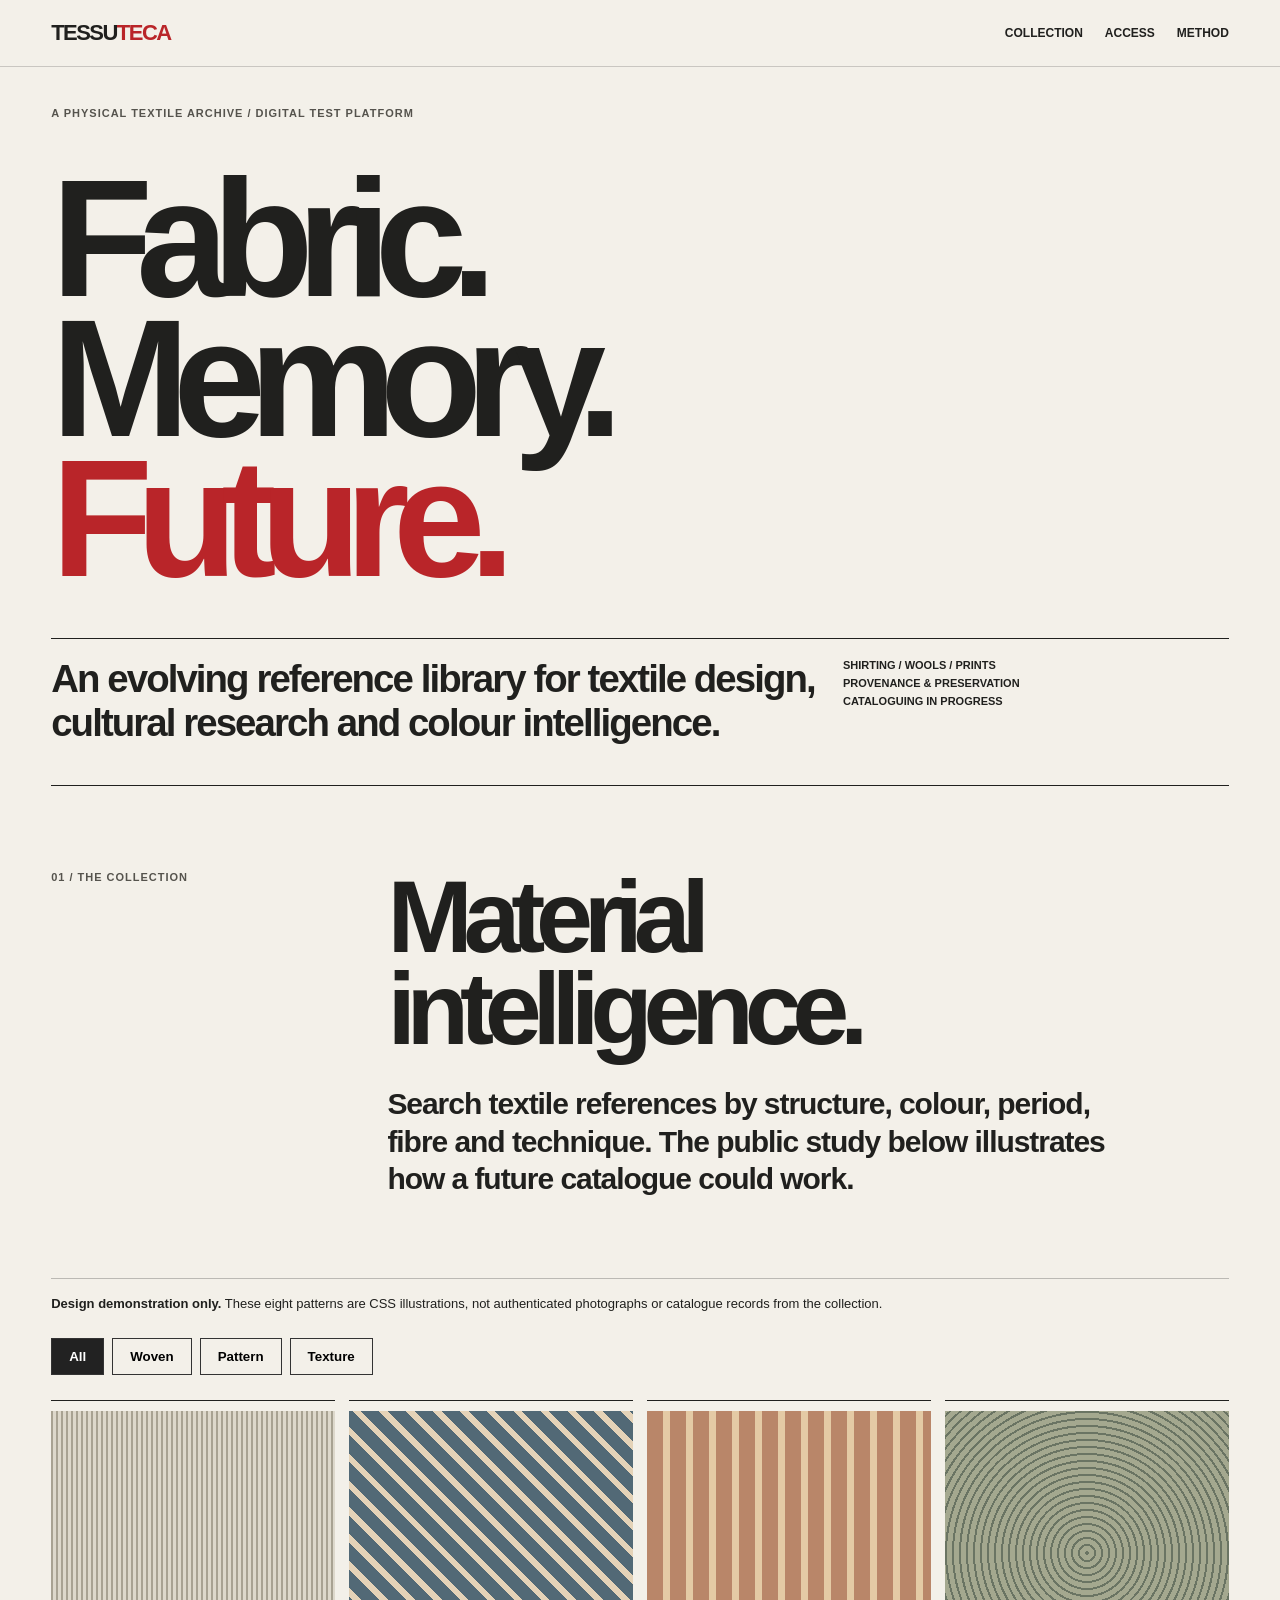
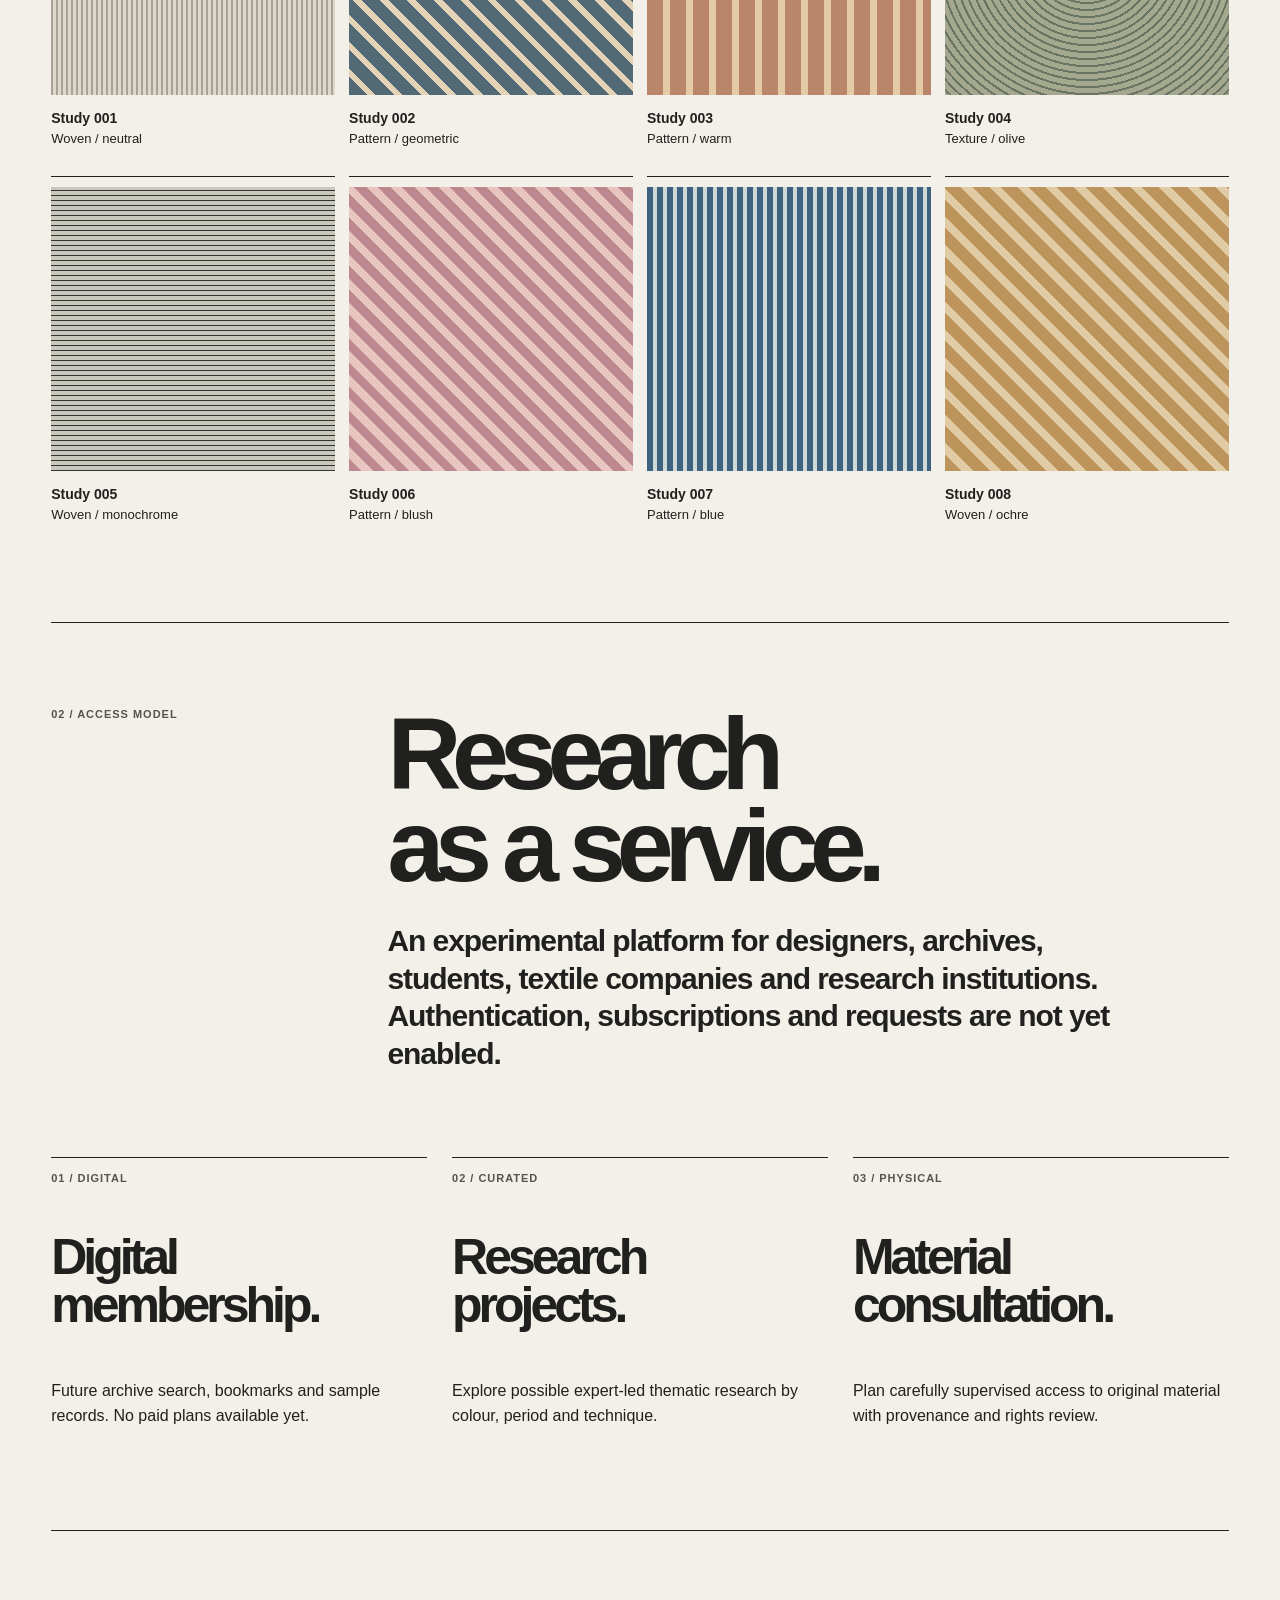
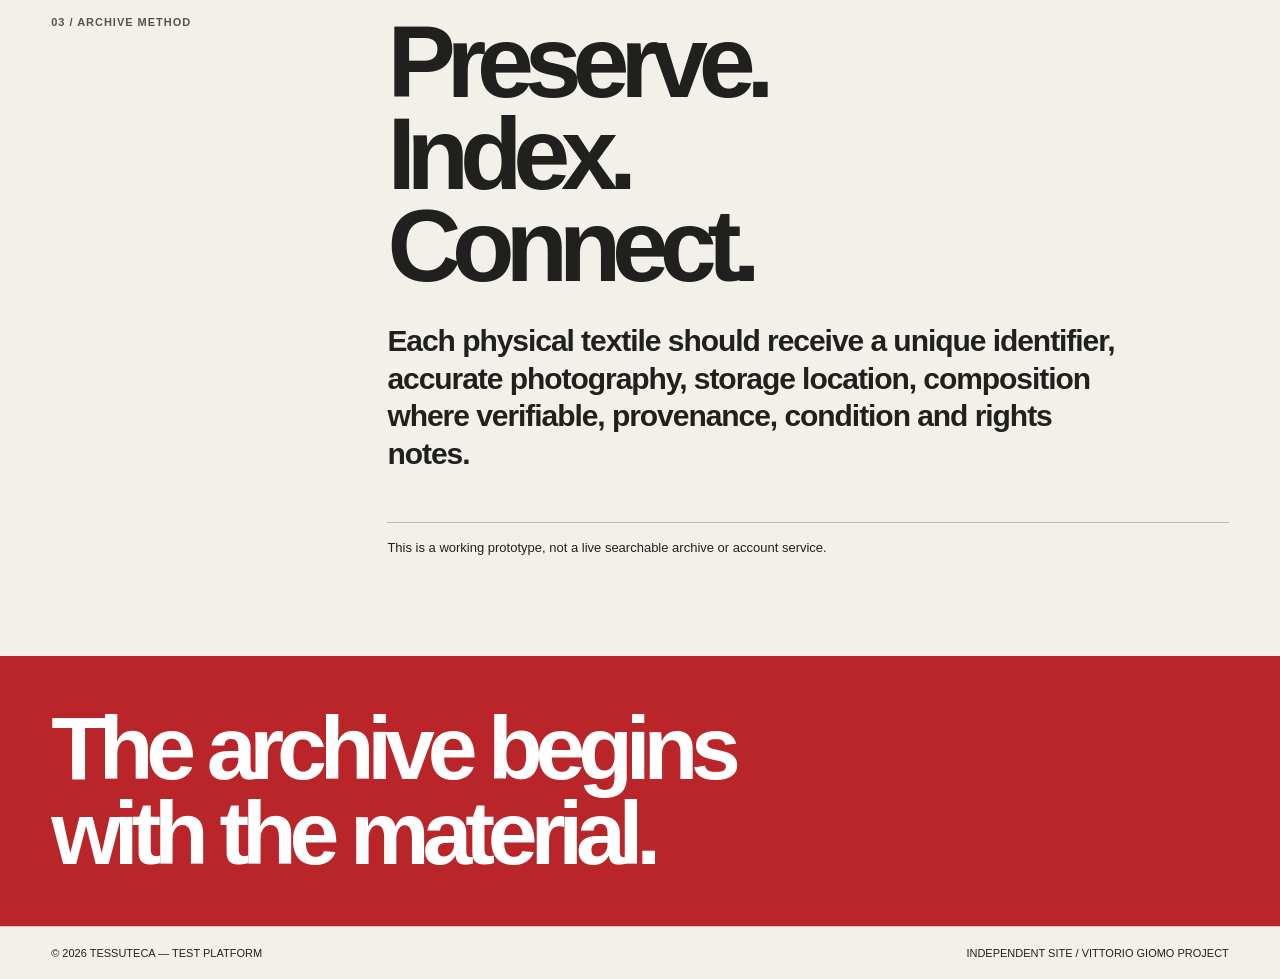
<file: sites/tessuteca/index.html>
<!doctype html><html lang="en"><head><meta charset="utf-8"><meta name="viewport" content="width=device-width,initial-scale=1"><meta name="description" content="TESSUTECA experimental textile archive and digital catalogue prototype."><title>TESSUTECA — Textile intelligence</title><link rel="stylesheet" href="style.css"></head><body><header><a class="brand" href="index.html">TESSU<span>TECA</span></a><nav aria-label="Main navigation"><a href="#collection">Collection</a><a href="#access">Access</a><a href="#method">Method</a></nav></header><main><section class="hero"><div class="eyebrow">A PHYSICAL TEXTILE ARCHIVE / DIGITAL TEST PLATFORM</div><h1>Fabric.<br>Memory.<br><em>Future.</em></h1><div class="herofoot"><div class="lede">An evolving reference library for textile design, cultural research and colour intelligence.</div><div class="meta">SHIRTING / WOOLS / PRINTS<br>PROVENANCE &amp; PRESERVATION<br>CATALOGUING IN PROGRESS</div></div></section><section class="section" id="collection"><div class="sectionhead"><div class="eyebrow">01 / THE COLLECTION</div><div><h2>Material<br>intelligence.</h2><p class="bodycopy">Search textile references by structure, colour, period, fibre and technique. The public study below illustrates how a future catalogue could work.</p></div></div><div class="note"><b>Design demonstration only.</b> These eight patterns are CSS illustrations, not authenticated photographs or catalogue records from the collection.</div><div class="filters" aria-label="Filter demo samples"><button data-filter="all" class="active">All</button><button data-filter="woven">Woven</button><button data-filter="pattern">Pattern</button><button data-filter="texture">Texture</button></div><div class="catalog" id="catalog"><article class="sample" data-cat="woven"><div class="fabric"></div><p><b>Study 001</b>Woven / neutral</p></article><article class="sample" data-cat="pattern"><div class="fabric b"></div><p><b>Study 002</b>Pattern / geometric</p></article><article class="sample" data-cat="pattern"><div class="fabric c"></div><p><b>Study 003</b>Pattern / warm</p></article><article class="sample" data-cat="texture"><div class="fabric d"></div><p><b>Study 004</b>Texture / olive</p></article><article class="sample" data-cat="woven"><div class="fabric e"></div><p><b>Study 005</b>Woven / monochrome</p></article><article class="sample" data-cat="pattern"><div class="fabric f"></div><p><b>Study 006</b>Pattern / blush</p></article><article class="sample" data-cat="pattern"><div class="fabric g"></div><p><b>Study 007</b>Pattern / blue</p></article><article class="sample" data-cat="woven"><div class="fabric h"></div><p><b>Study 008</b>Woven / ochre</p></article></div></section><section class="section" id="access"><div class="sectionhead"><div class="eyebrow">02 / ACCESS MODEL</div><div><h2>Research<br>as a service.</h2><p class="bodycopy">An experimental platform for designers, archives, students, textile companies and research institutions. Authentication, subscriptions and requests are not yet enabled.</p></div></div><div class="columns"><article><div class="eyebrow">01 / DIGITAL</div><h3>Digital<br>membership.</h3><p>Future archive search, bookmarks and sample records. No paid plans available yet.</p></article><article><div class="eyebrow">02 / CURATED</div><h3>Research<br>projects.</h3><p>Explore possible expert-led thematic research by colour, period and technique.</p></article><article><div class="eyebrow">03 / PHYSICAL</div><h3>Material<br>consultation.</h3><p>Plan carefully supervised access to original material with provenance and rights review.</p></article></div></section><section class="section" id="method"><div class="sectionhead"><div class="eyebrow">03 / ARCHIVE METHOD</div><div><h2>Preserve.<br>Index.<br>Connect.</h2><p class="bodycopy">Each physical textile should receive a unique identifier, accurate photography, storage location, composition where verifiable, provenance, condition and rights notes.</p><p class="note">This is a working prototype, not a live searchable archive or account service.</p></div></div></section></main><div class="band">The archive begins<br>with the material.</div><footer><span>© 2026 TESSUTECA — TEST PLATFORM</span><span>INDEPENDENT SITE / VITTORIO GIOMO PROJECT</span></footer><script>document.querySelectorAll('[data-filter]').forEach(b=>b.addEventListener('click',()=>{document.querySelectorAll('[data-filter]').forEach(x=>x.classList.toggle('active',x===b));document.querySelectorAll('.sample').forEach(x=>x.hidden=b.dataset.filter!=='all'&&x.dataset.cat!==b.dataset.filter)}));</script></body></html>
</file>
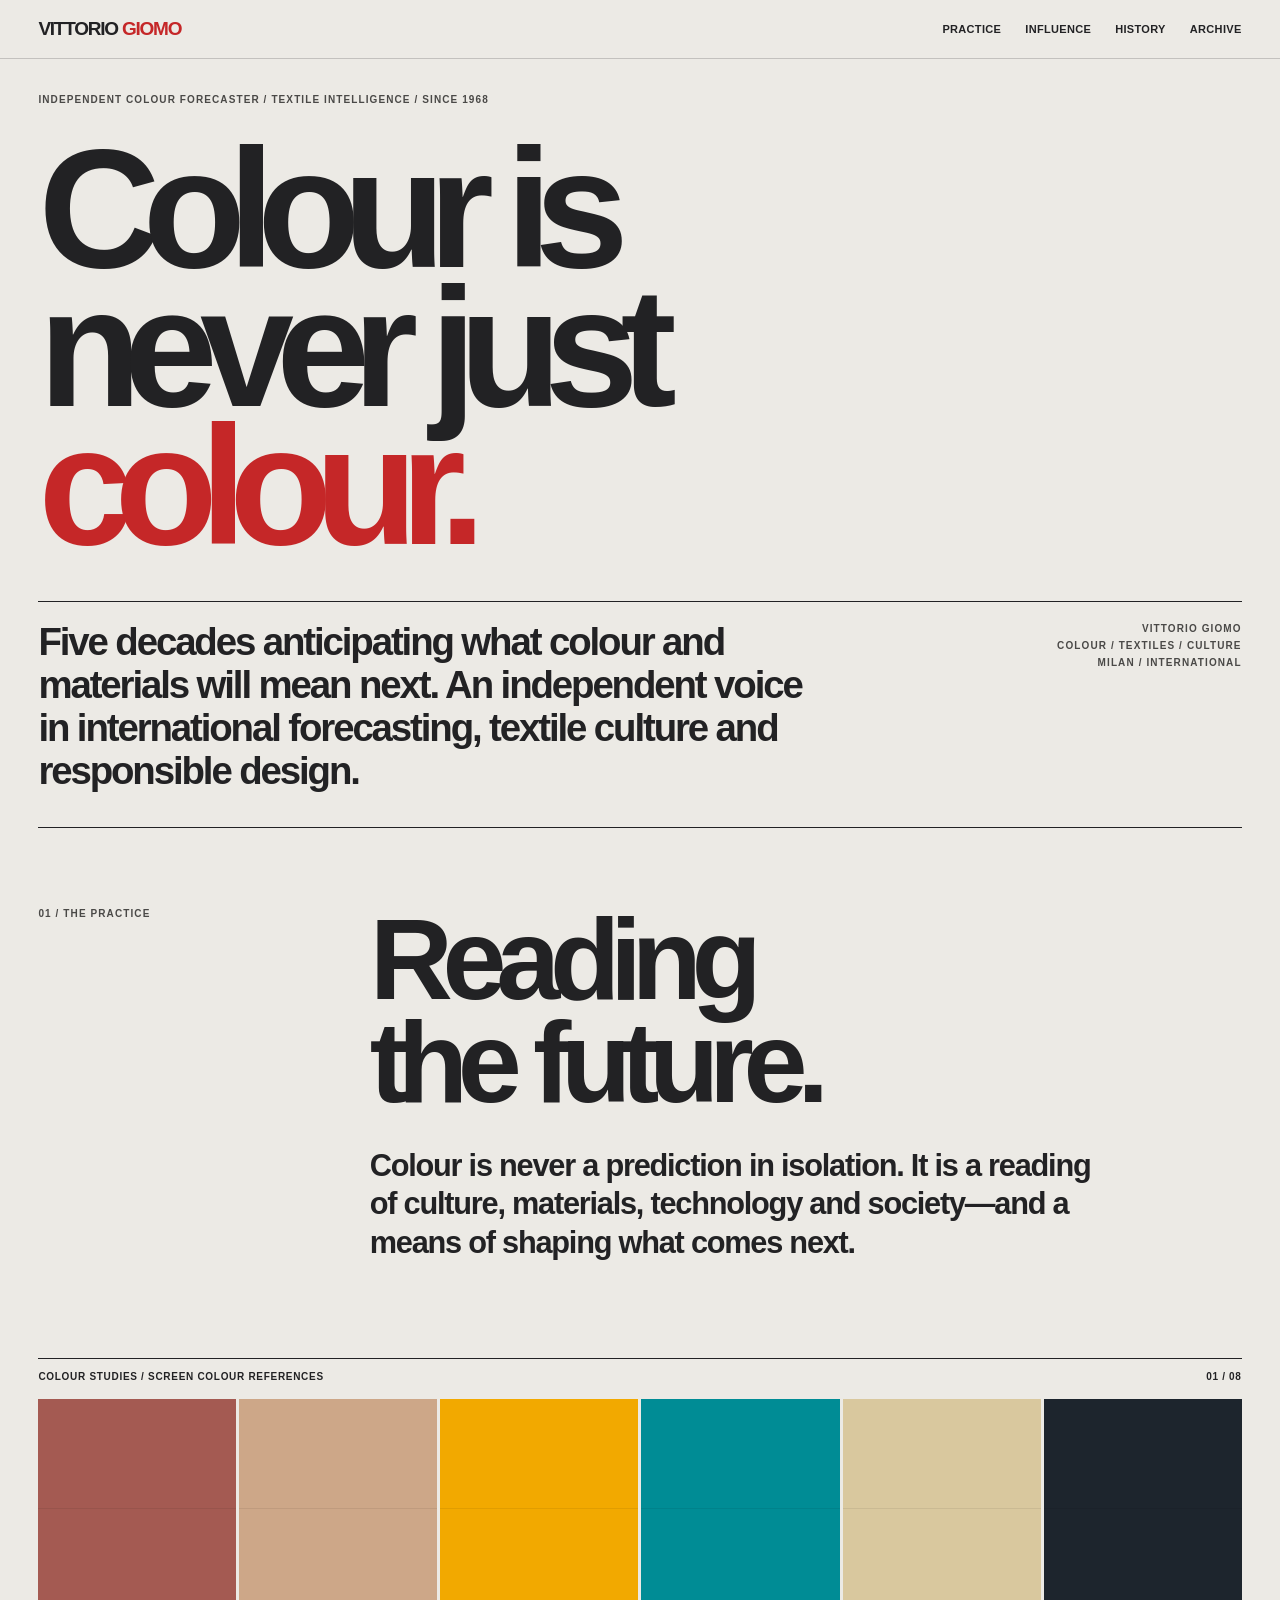
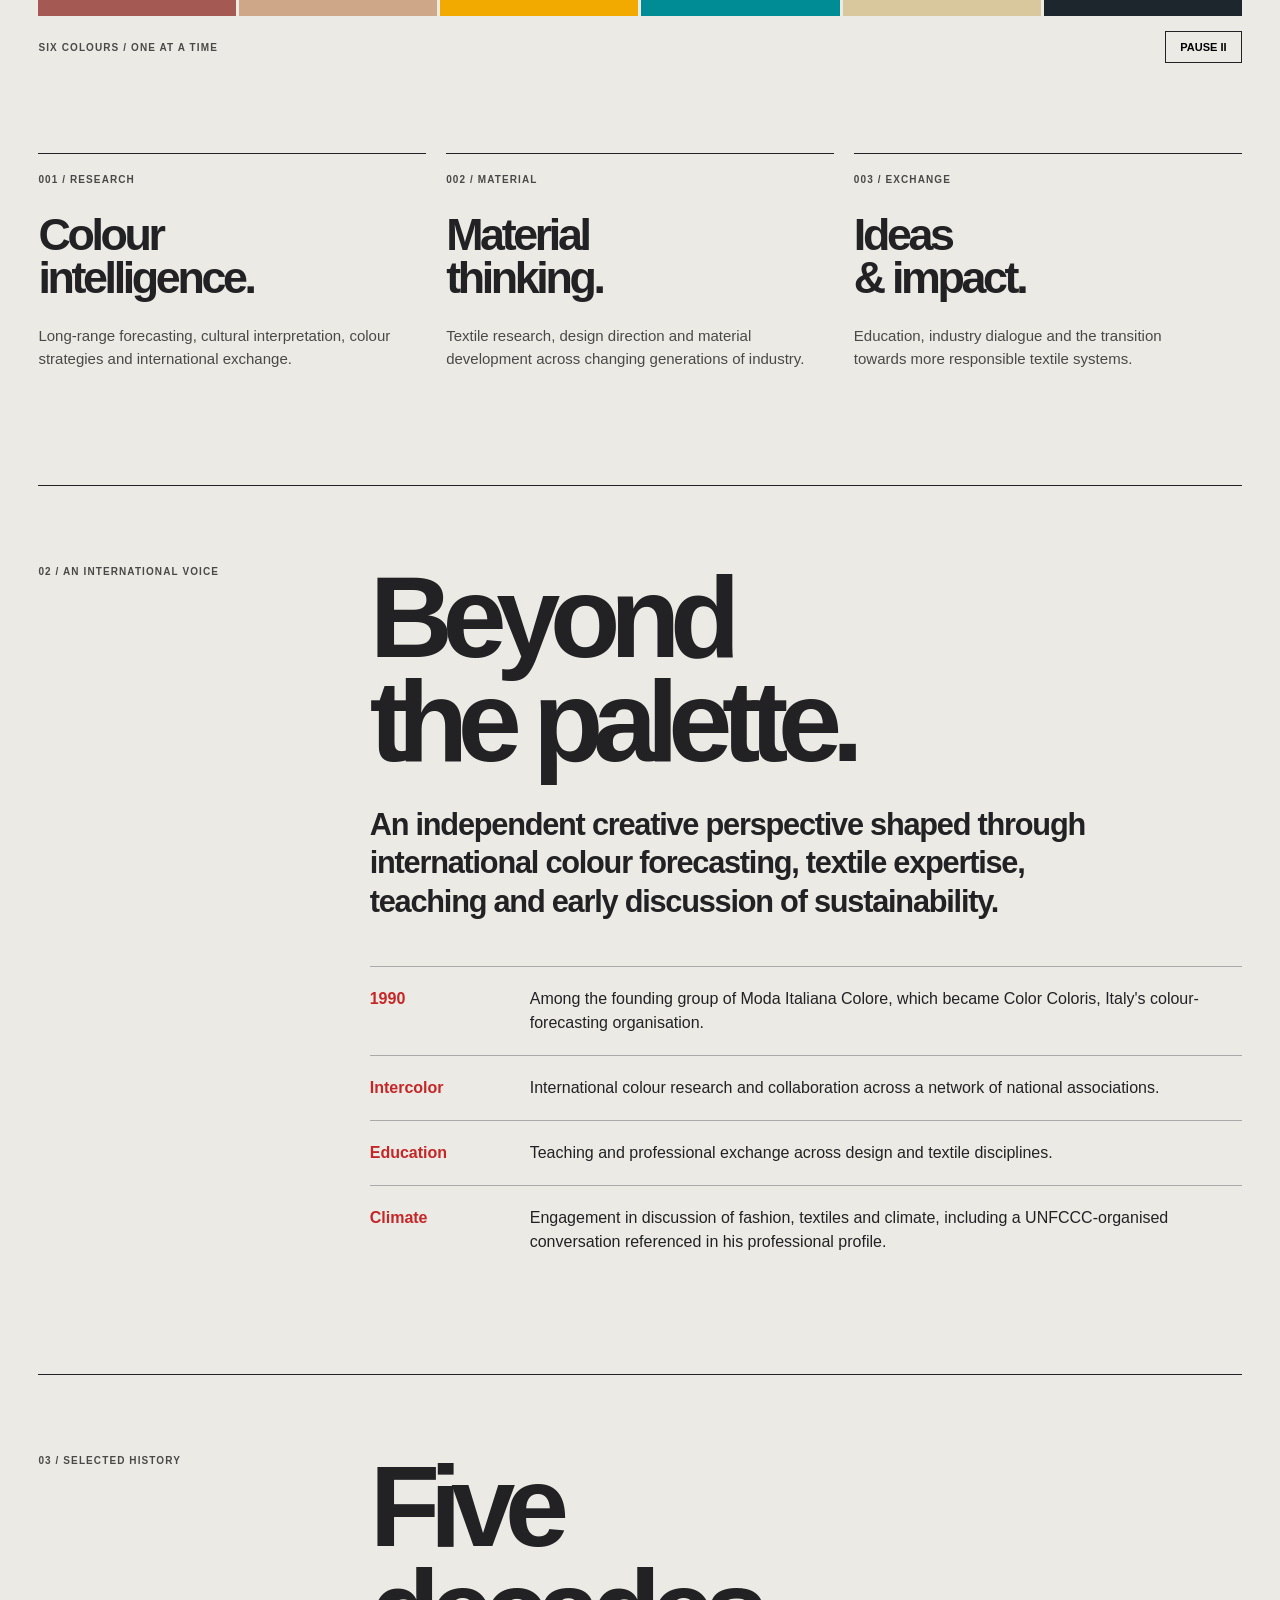
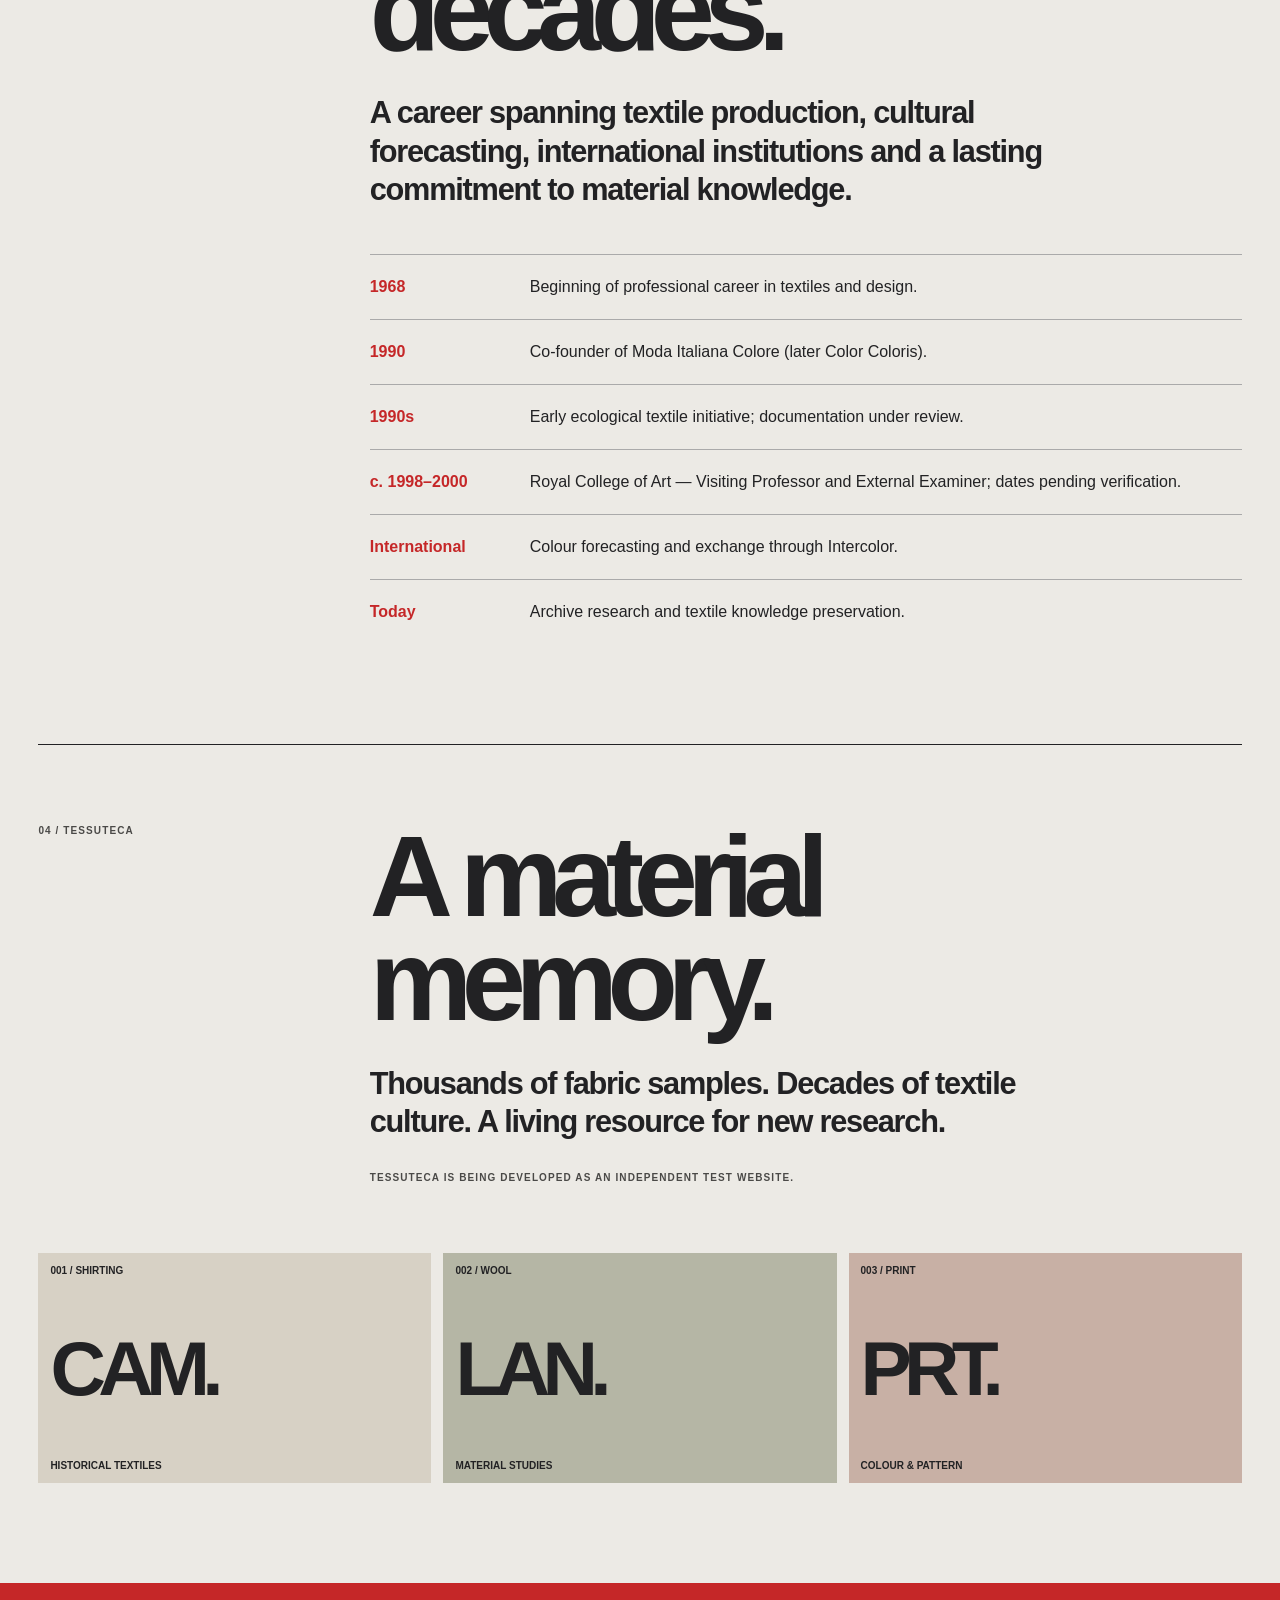
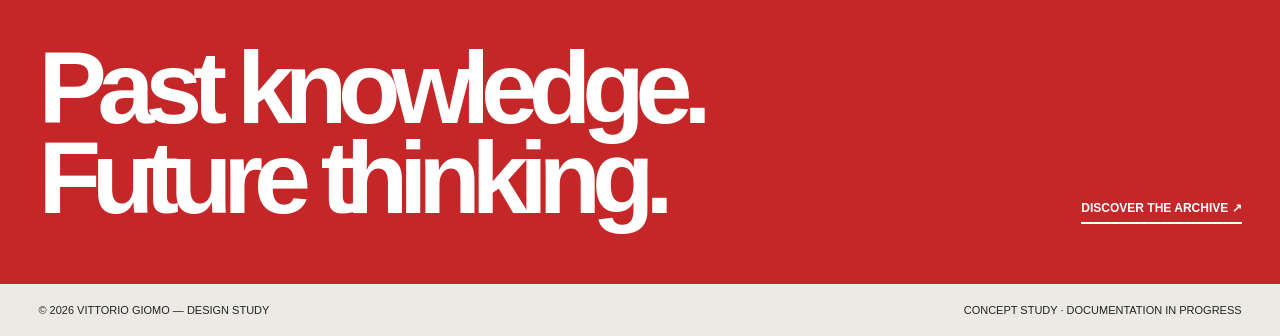
<file: sites/vittoriogiomo/index.html>
<!doctype html><html lang="en"><head><meta charset="utf-8"><meta name="viewport" content="width=device-width,initial-scale=1"><meta name="description" content="Vittorio Giomo — international colour forecaster, textile design advisor and co-founder of Color Coloris. More than five decades interpreting colour and materials."><title>Vittorio Giomo — Colour is never just colour.</title><link rel="stylesheet" href="style.css"><script src="palette.js" defer></script></head><body><header><a class="logo" href="index.html">VITTORIO <b>GIOMO</b></a><nav aria-label="Main navigation"><a href="#practice">Practice</a><a href="#influence">Influence</a><a href="#history">History</a><a href="#archive">Archive</a></nav></header><main><section class="hero"><div class="micro">INDEPENDENT COLOUR FORECASTER / TEXTILE INTELLIGENCE / SINCE 1968</div><h1>Colour is<br>never just<br><span>colour.</span></h1><div class="herofoot"><div class="lead">Five decades anticipating what colour and materials will mean next. An independent voice in international forecasting, textile culture and responsible design.</div><div class="micro">VITTORIO GIOMO<br>COLOUR / TEXTILES / CULTURE<br>MILAN / INTERNATIONAL</div></div></section><section class="section" id="practice"><div class="sectiongrid"><div class="micro">01 / THE PRACTICE</div><div><h2>Reading<br>the future.</h2><p class="desc">Colour is never a prediction in isolation. It is a reading of culture, materials, technology and society—and a means of shaping what comes next.</p></div></div><div style="margin-top:65px" class="captionbar"><span>COLOUR STUDIES / SCREEN COLOUR REFERENCES</span><span id="palette-count">01 / 08</span></div><div id="flip-palette" class="board" aria-label="Animated six-colour palette"></div><div class="palettefoot"><span class="micro">SIX COLOURS / ONE AT A TIME</span><button id="palette-toggle" type="button">PAUSE II</button></div><div class="cards"><article><span class="micro">001 / RESEARCH</span><h3>Colour<br>intelligence.</h3><p>Long-range forecasting, cultural interpretation, colour strategies and international exchange.</p></article><article><span class="micro">002 / MATERIAL</span><h3>Material<br>thinking.</h3><p>Textile research, design direction and material development across changing generations of industry.</p></article><article><span class="micro">003 / EXCHANGE</span><h3>Ideas<br>&amp; impact.</h3><p>Education, industry dialogue and the transition towards more responsible textile systems.</p></article></div></section><section class="section" id="influence"><div class="sectiongrid"><div class="micro">02 / AN INTERNATIONAL VOICE</div><div><h2>Beyond<br>the palette.</h2><p class="desc">An independent creative perspective shaped through international colour forecasting, textile expertise, teaching and early discussion of sustainability.</p><div style="margin-top:45px"><div class="timeline"><strong>1990</strong><span>Among the founding group of Moda Italiana Colore, which became Color Coloris, Italy's colour-forecasting organisation.</span></div><div class="timeline"><strong>Intercolor</strong><span>International colour research and collaboration across a network of national associations.</span></div><div class="timeline"><strong>Education</strong><span>Teaching and professional exchange across design and textile disciplines.</span></div><div class="timeline"><strong>Climate</strong><span>Engagement in discussion of fashion, textiles and climate, including a UNFCCC-organised conversation referenced in his professional profile.</span></div></div></div></div></section><section class="section" id="history"><div class="sectiongrid"><div class="micro">03 / SELECTED HISTORY</div><div><h2>Five<br>decades.</h2><p class="desc">A career spanning textile production, cultural forecasting, international institutions and a lasting commitment to material knowledge.</p><div style="margin-top:45px"><div class="timeline"><strong>1968</strong><span>Beginning of professional career in textiles and design.</span></div><div class="timeline"><strong>1990</strong><span>Co-founder of Moda Italiana Colore (later Color Coloris).</span></div><div class="timeline"><strong>1990s</strong><span>Early ecological textile initiative; documentation under review.</span></div><div class="timeline"><strong>c. 1998–2000</strong><span>Royal College of Art — Visiting Professor and External Examiner; dates pending verification.</span></div><div class="timeline"><strong>International</strong><span>Colour forecasting and exchange through Intercolor.</span></div><div class="timeline"><strong>Today</strong><span>Archive research and textile knowledge preservation.</span></div></div></div></div></section><section class="section" id="archive"><div class="sectiongrid"><div class="micro">04 / TESSUTECA</div><div><h2>A material<br>memory.</h2><p class="desc">Thousands of fabric samples. Decades of textile culture. A living resource for new research.</p><p class="micro">TESSUTECA is being developed as an independent test website.</p></div></div><div class="index-grid"><div class="sample"><small>001 / SHIRTING</small><b>CAM.</b><small>HISTORICAL TEXTILES</small></div><div class="sample"><small>002 / WOOL</small><b>LAN.</b><small>MATERIAL STUDIES</small></div><div class="sample"><small>003 / PRINT</small><b>PRT.</b><small>COLOUR &amp; PATTERN</small></div></div></section></main><div class="banner"><strong>Past knowledge.<br>Future thinking.</strong><a href="#archive">DISCOVER THE ARCHIVE ↗</a></div><footer><span>© 2026 VITTORIO GIOMO — DESIGN STUDY</span><span>CONCEPT STUDY · DOCUMENTATION IN PROGRESS</span></footer></body></html>
</file>
<file: sites/tessuteca/style.css>
:root{--bg:#f3f0e9;--ink:#20201e;--red:#b92529;--muted:#55534d}*{box-sizing:border-box}body{margin:0;background:var(--bg);color:var(--ink);font-family:Arial,Helvetica,sans-serif}header,footer{display:flex;justify-content:space-between;align-items:center;gap:16px;padding:20px 4%;border-bottom:1px solid #2223}footer{border-bottom:0;border-top:1px solid #2223;font-size:11px}header a{color:inherit;text-decoration:none}.brand{font-size:22px;font-weight:900;letter-spacing:-.07em}.brand span{color:var(--red)}nav{display:flex;gap:22px;font-size:12px;text-transform:uppercase;font-weight:800}main{padding:0 4%}.hero{min-height:70svh;display:flex;flex-direction:column;justify-content:space-between;padding:40px 0}.eyebrow{font-size:11px;font-weight:800;letter-spacing:.09em;color:var(--muted)}h1{font-size:clamp(65px,13vw,210px);line-height:.84;letter-spacing:-.1em;margin:50px 0;font-weight:900}h1 em{font-style:normal;color:var(--red)}.herofoot{display:grid;grid-template-columns:2fr 1fr;border-top:1px solid;padding-top:18px;gap:20px}.lede{font-size:clamp(23px,3vw,39px);font-weight:700;max-width:850px;line-height:1.14;letter-spacing:-.05em}.meta{font-size:11px;font-weight:800;line-height:1.6}.section{border-top:1px solid;padding:85px 0}.sectionhead{display:grid;grid-template-columns:minmax(0,27fr) minmax(0,73fr);gap:25px}.sectionhead h2{font-size:clamp(55px,8vw,125px);line-height:.9;letter-spacing:-.09em;margin:0 0 25px}.bodycopy{max-width:740px;font-size:clamp(19px,2.5vw,30px);line-height:1.25;letter-spacing:-.035em;font-weight:600}.note{border-top:1px solid #2224;margin-top:50px;padding-top:15px;font-size:13px;line-height:1.5}.filters{display:flex;flex-wrap:wrap;gap:8px;margin:25px 0}.filters button{background:transparent;border:1px solid #333;padding:10px 17px;cursor:pointer;font-weight:700}.filters button.active{background:#222;color:#fff}.catalog{display:grid;grid-template-columns:repeat(4,minmax(0,1fr));gap:14px}.sample{border-top:1px solid;padding-top:10px}.fabric{aspect-ratio:1;background:repeating-linear-gradient(90deg,#a8a292 0 2px,#ddd8cb 2px 5px)}.fabric.b{background:repeating-linear-gradient(45deg,#526976 0 13px,#e5d3b8 13px 19px)}.fabric.c{background:repeating-linear-gradient(90deg,#b98669 0 16px,#e4caa5 16px 23px)}.fabric.d{background:repeating-radial-gradient(circle,#6a7463 0 2px,#a4a88f 2px 7px)}.fabric.e{background:repeating-linear-gradient(0deg,#333 0 1px,#c9c8bd 1px 5px)}.fabric.f{background:repeating-linear-gradient(45deg,#be8890 0 9px,#e9c5c0 9px 17px)}.fabric.g{background:repeating-linear-gradient(90deg,#3f6280 0 6px,#ced9d6 6px 10px)}.fabric.h{background:repeating-linear-gradient(45deg,#bd955c 0 12px,#e1cba5 12px 20px)}.sample p{font-size:13px;line-height:1.5}.sample b{display:block;font-size:14px}.sample[hidden]{display:none}.columns{display:grid;grid-template-columns:repeat(3,1fr);gap:25px;margin-top:55px}.columns article{border-top:1px solid;padding-top:14px}.columns h3{font-size:clamp(30px,4vw,50px);letter-spacing:-.08em;line-height:.95}.columns p{line-height:1.55}.band{background:var(--red);color:white;padding:50px 4%;font-size:clamp(48px,7vw,100px);font-weight:900;letter-spacing:-.08em;line-height:.95}@media(max-width:700px){header{flex-direction:column;align-items:flex-start}nav{flex-wrap:wrap}main{padding:0 5%}h1{font-size:clamp(56px,14vw,110px)}.hero{min-height:65svh}.herofoot,.sectionhead{grid-template-columns:1fr}.section{padding:55px 0}.catalog{grid-template-columns:repeat(2,1fr)}.columns{grid-template-columns:1fr}.band{padding:40px 5%}footer{flex-direction:column;align-items:start}}
</file>
<file: sites/vittoriogiomo/style.css>
:root{--bg:#eceae5;--ink:#222224;--muted:#4a4947;--red:#c52728}*{box-sizing:border-box}html{scroll-behavior:smooth}body{margin:0;background:var(--bg);color:var(--ink);font-family:Arial,Helvetica,sans-serif}a{color:inherit;text-decoration:none}button{font:inherit}header{position:sticky;top:0;z-index:10;background:rgba(236,234,229,.96);border-bottom:1px solid #2223;display:flex;align-items:center;justify-content:space-between;gap:20px;padding:18px 3vw}.logo{font-weight:900;letter-spacing:-.065em;font-size:19px}.logo b{color:var(--red)}nav{display:flex;gap:24px;font-size:11px;font-weight:800;text-transform:uppercase;letter-spacing:.03em}nav a:hover{color:var(--red)}main{padding:0 3vw}.hero{min-height:82svh;display:flex;flex-direction:column;justify-content:space-between;padding:35px 0}.micro{font-size:10px;font-weight:800;letter-spacing:.11em;text-transform:uppercase;color:var(--muted)}h1{font-weight:900;font-size:clamp(75px,13.2vw,215px);line-height:.82;letter-spacing:-.105em;margin:35px 0 45px;overflow-wrap:normal}h1 span{color:var(--red)}.herofoot{border-top:1px solid var(--ink);display:grid;grid-template-columns:2fr 1fr;gap:35px;padding-top:18px}.lead{font-size:clamp(21px,3vw,40px);line-height:1.12;letter-spacing:-.055em;font-weight:700;max-width:860px}.herofoot .micro{text-align:right;line-height:1.7}.section{border-top:1px solid var(--ink);padding:80px 0 100px}.sectiongrid{display:grid;grid-template-columns:minmax(0,26fr) minmax(0,74fr);gap:25px}.section h2{font-size:clamp(55px,9vw,140px);font-weight:900;letter-spacing:-.09em;line-height:.9;margin:0 0 32px}.section .desc{max-width:750px;font-size:clamp(19px,2.4vw,32px);line-height:1.25;letter-spacing:-.04em;font-weight:600}.captionbar{display:flex;justify-content:space-between;gap:12px;border-top:1px solid var(--ink);padding-top:12px;font-size:10px;font-weight:800;letter-spacing:.07em;text-transform:uppercase}.board{display:grid;grid-template-columns:repeat(6,minmax(0,1fr));gap:3px;height:clamp(110px,17vw,220px);margin:17px 0 15px}.cell{position:relative;perspective:900px;overflow:hidden;background:var(--old)}.half{position:absolute;left:0;right:0;height:50%;background:var(--old)}.upper{top:0}.lower{bottom:0}.nextupper{top:0;background:var(--new);opacity:0}.nextlower{bottom:0;background:var(--new);opacity:0}.front{top:0;z-index:4;transform-origin:bottom;backface-visibility:hidden}.back{top:0;z-index:3;background:var(--new);transform-origin:bottom;transform:rotateX(90deg);backface-visibility:hidden}.seam{position:absolute;top:50%;left:0;right:0;height:1px;background:#00000012;z-index:5}.cell.turn .nextupper,.cell.turn .nextlower{opacity:1}.cell.turn .front{animation:front .42s cubic-bezier(.46,.02,.7,.95) forwards}.cell.turn .back{animation:back .42s cubic-bezier(.46,.02,.7,.95) forwards}@keyframes front{0%{transform:rotateX(0)}49%{transform:rotateX(-89deg);filter:brightness(.75)}100%{transform:rotateX(-90deg)}}@keyframes back{0%,49%{transform:rotateX(90deg);filter:brightness(.8)}100%{transform:rotateX(0);filter:brightness(1)}}.palettefoot{display:flex;justify-content:space-between;align-items:center;gap:15px}.palettefoot button{background:none;border:1px solid var(--ink);padding:9px 14px;font-size:11px;font-weight:800;cursor:pointer}.cards{display:grid;grid-template-columns:repeat(3,1fr);gap:20px;margin-top:90px}.cards article{border-top:1px solid var(--ink);padding-top:15px}.cards h3{font-size:clamp(28px,3.5vw,54px);line-height:.96;letter-spacing:-.075em;margin:26px 0}.cards p{font-size:15px;line-height:1.5;max-width:360px;color:var(--muted)}.timeline{display:grid;grid-template-columns:140px 1fr;gap:20px;border-top:1px solid #aaa;padding:20px 0;font-size:16px;line-height:1.5}.timeline strong{color:var(--red)}.index-grid{display:grid;grid-template-columns:repeat(3,1fr);gap:12px;margin:60px 0 0}.sample{min-height:230px;display:flex;flex-direction:column;justify-content:space-between;padding:12px;background:#d7d1c5}.sample:nth-child(2){background:#b5b6a5}.sample:nth-child(3){background:#c8b0a5}.sample b{font-size:clamp(35px,6vw,90px);letter-spacing:-.1em;line-height:1}.sample small{font-size:10px;font-weight:800}.banner{padding:60px 3vw;background:var(--red);color:white;display:flex;justify-content:space-between;align-items:end;gap:25px}.banner strong{font-size:clamp(50px,8vw,130px);line-height:.88;letter-spacing:-.09em}.banner a{border-bottom:2px solid white;padding-bottom:7px;font-weight:800;font-size:12px}footer{padding:20px 3vw;display:flex;justify-content:space-between;gap:20px;font-size:11px}.textlink{font-weight:800;border-bottom:2px solid var(--red);padding-bottom:5px}a:focus-visible,button:focus-visible{outline:3px solid var(--red);outline-offset:3px}@media(max-width:720px){header{align-items:flex-start;flex-direction:column;padding:17px 5vw}nav{gap:17px;flex-wrap:wrap}main{padding:0 5vw}.hero{min-height:70svh;padding:32px 0 25px}h1{font-size:clamp(52px,13vw,125px);letter-spacing:-.09em}.herofoot{grid-template-columns:1fr}.herofoot .micro{text-align:left}.section{padding:55px 0 75px}.sectiongrid{grid-template-columns:1fr;gap:25px}.section h2{font-size:clamp(52px,12vw,95px)}.cards,.index-grid{grid-template-columns:1fr}.cards{gap:30px;margin-top:60px}.board{height:clamp(100px,22vw,160px);gap:2px}.timeline{grid-template-columns:95px 1fr;font-size:14px}.banner{padding:45px 5vw;flex-direction:column;align-items:flex-start}footer{padding:20px 5vw;flex-direction:column}.sample{min-height:160px}}@media(prefers-reduced-motion:reduce){html{scroll-behavior:auto}.cell.turn .front,.cell.turn .back{animation:none}}
</file>
